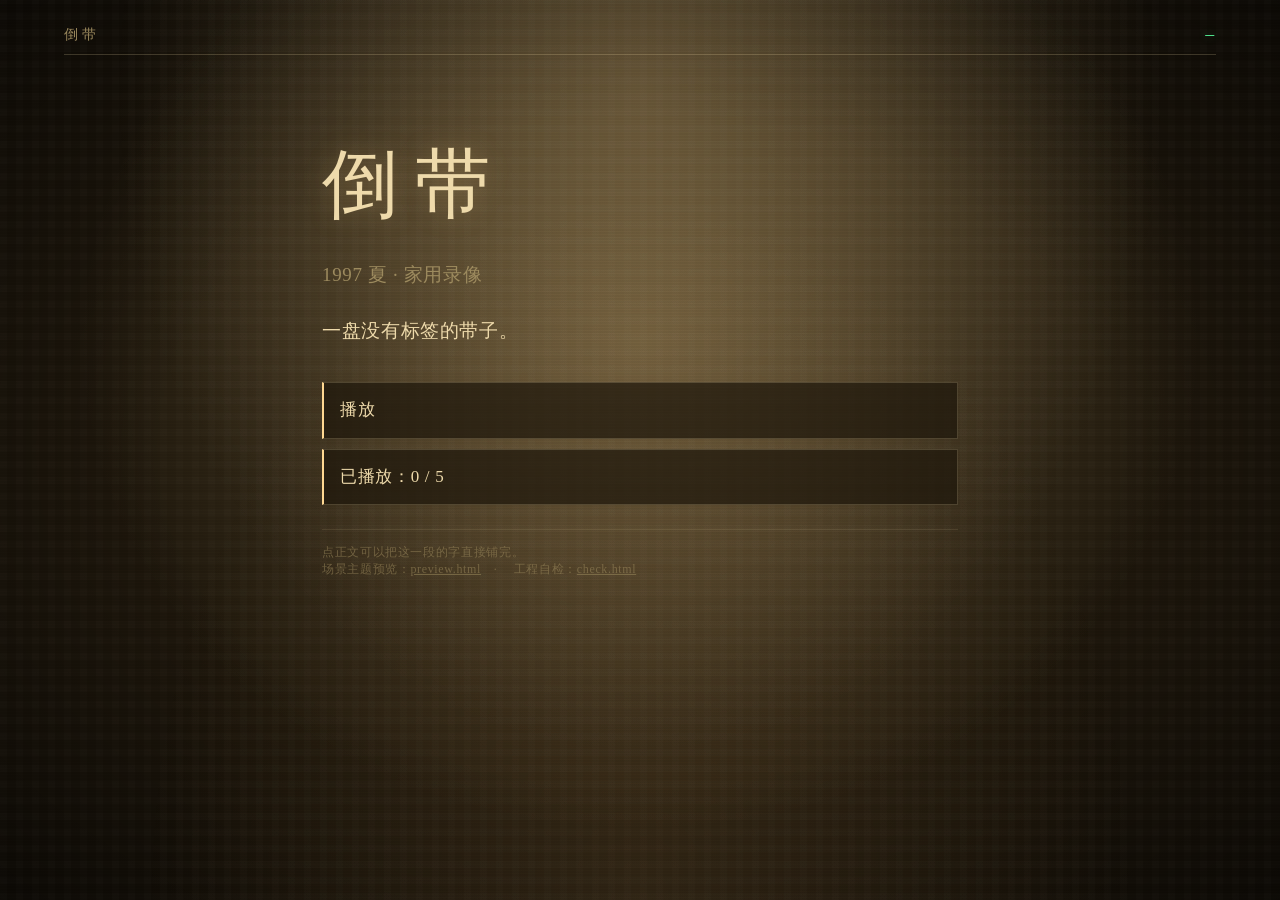
<file: index.html>
<!DOCTYPE html>
<html lang="zh-CN" data-scene="s1">
<head>
<meta charset="UTF-8">
<meta name="viewport" content="width=device-width, initial-scale=1">
<title>请勿倒带</title>
<link rel="stylesheet" href="css/base.css">
<link rel="stylesheet" href="css/scenes.css">
<link rel="stylesheet" href="css/effects.css">
<link rel="stylesheet" href="css/game.css">
</head>
<body>
<div class="tex"></div>
<div class="wipe"></div>
<div class="wipe-label" id="wipeLabel"></div>

<div class="crt">
  <header class="hud">
    <span class="hud-title" id="title">倒带</span>
    <span class="hud-scene" id="act"></span>
    <span class="code" id="timecode">—</span>
    <button class="note-btn" id="noteBtn" title="笔记本">
      <span class="note-glyph">▤</span>
      <span class="note-dot"></span>
    </button>
  </header>

  <div class="note-panel" id="notePanel">
    <p class="note-head">记下的</p>
    <div id="noteList"></div>
  </div>

  <div class="timer-bar" id="timerBar"></div>

  <main class="screen">
    <div id="stage"></div>
    <div class="choices" id="choices"></div>
    <p class="footer-note">点正文可以把这一段的字直接铺完。<br>
      场景主题预览：<a href="preview.html" style="color:inherit">preview.html</a>　·　
      工程自检：<a href="check.html" style="color:inherit">check.html</a></p>
  </main>
</div>

<script type="module">
  import { Engine } from './js/engine.js';
  Engine.boot();
</script>
</body>
</html>
</file>
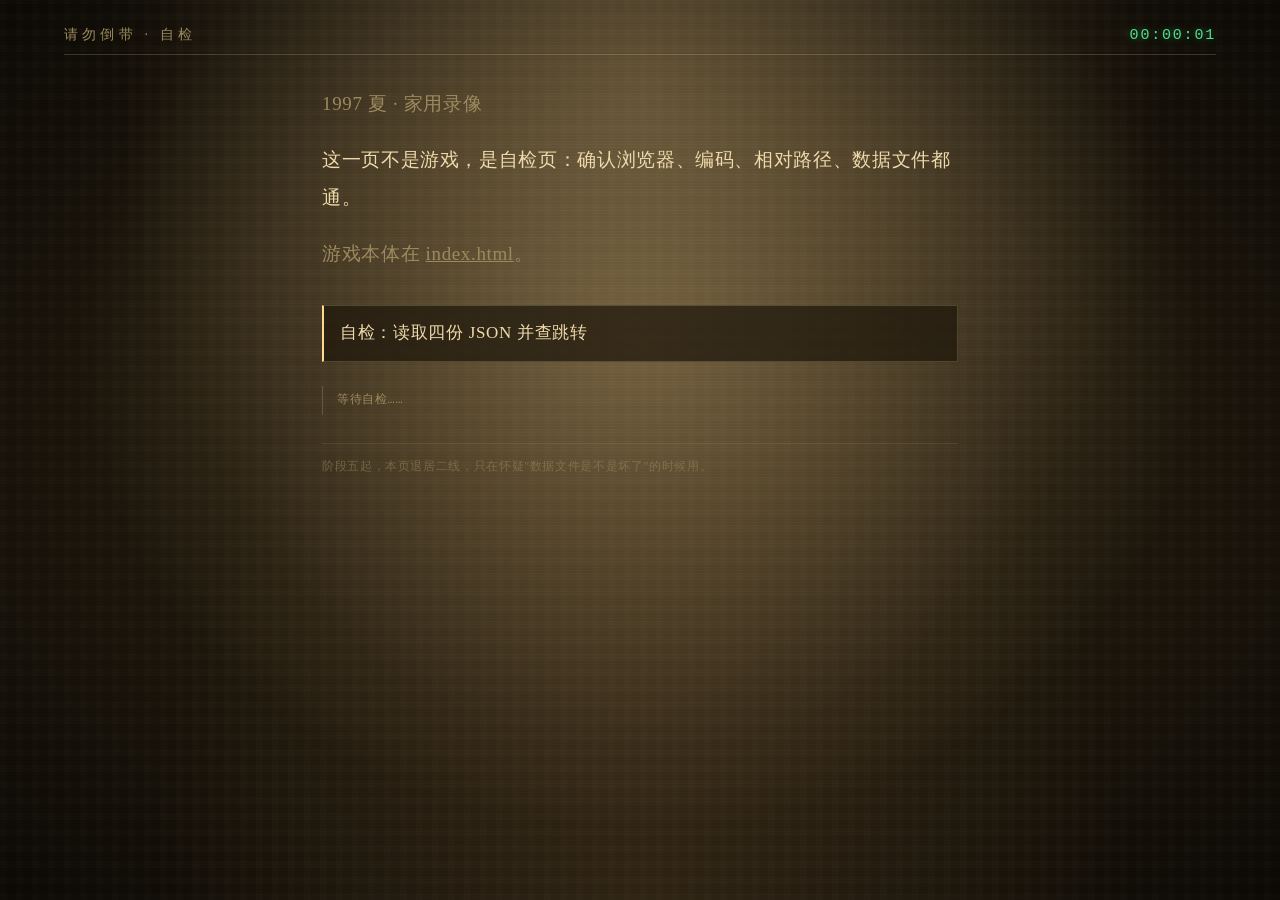
<file: check.html>
<!DOCTYPE html>
<html lang="zh-CN" data-scene="s1">
<head>
<meta charset="UTF-8">
<meta name="viewport" content="width=device-width, initial-scale=1">
<title>请勿倒带 · 工程自检</title>
<link rel="stylesheet" href="css/base.css">
<link rel="stylesheet" href="css/scenes.css">
<link rel="stylesheet" href="css/effects.css">
</head>
<body>
<div class="tex"></div>
<div class="wipe"></div>
<div class="wipe-label" id="wipeLabel"></div>
<div class="crt">
  <header class="hud">
    <span class="hud-title">请勿倒带 · 自检</span>
    <span class="code" id="timecode">00:00:00</span>
  </header>

  <main class="screen">
    <p class="line dim">1997 夏 · 家用录像</p>
    <p class="line">这一页不是游戏，是自检页：确认浏览器、编码、相对路径、数据文件都通。</p>
    <p class="line dim">游戏本体在 <a href="index.html" style="color:inherit">index.html</a>。</p>

    <div class="choices">
      <button class="choice" id="btn-check">自检：读取四份 JSON 并查跳转</button>
    </div>

    <pre class="log" id="log">等待自检……</pre>

    <p class="footer-note">阶段五起，本页退居二线，只在怀疑"数据文件是不是坏了"的时候用。</p>
  </main>
</div>

<script>
const logEl = document.getElementById('log');
const tcEl = document.getElementById('timecode');

document.getElementById('btn-check').addEventListener('click', async () => {
  logEl.textContent = '读取中……';
  try {
    const files = ['data/script.json', 'data/endings.json', 'data/meta.json', 'data/clues.json'];
    const out = [];
    const data = {};
    for (const f of files) {
      const res = await fetch(f, { cache: 'no-store' });
      if (!res.ok) throw new Error(f + ' → HTTP ' + res.status);
      data[f] = await res.json();
      out.push('✅ ' + f + '　' + JSON.stringify(data[f]).length + ' 字节');
    }

    const script = data['data/script.json'];
    const endings = data['data/endings.json'];
    const clues = data['data/clues.json'];
    const nodes = script.nodes || [];
    const ids = new Set(nodes.map(n => n.id));
    const knownScene = new Set(['s0', 's1', 's2', 's3', 's4', 's5', 's6', 's7', 's8']);
    const clueIds = new Set(Object.keys((clues && clues.clues) || {}));

    const bad = [];

    if (!ids.has(script.start)) bad.push('起始节点不存在：' + script.start);

    nodes.forEach(n => {
      if (!knownScene.has(n.scene)) bad.push(n.id + '：场景 ' + n.scene + ' 不在 s0–s8');
      (n.clue || []).forEach(c => {
        if (!clueIds.has(c)) bad.push(n.id + '：线索 ' + c + ' 不在 clues.json');
      });
      (n.route || []).forEach(r => {
        if (!ids.has(r.next)) bad.push(n.id + '：route → ' + r.next + ' 不存在');
      });
      (n.choices || []).forEach(c => {
        const nx = c.next;
        if (nx && !nx.startsWith('#') && !ids.has(nx)) bad.push(n.id + '：“' + c.label + '” → ' + nx + ' 不存在');
        if (c.timeout && !ids.has(c.timeout)) bad.push(n.id + '：timeout → ' + c.timeout + ' 不存在');
      });
    });

    // 反查：哪些节点没有任何入口（除 start）
    const reached = new Set([script.start]);
    nodes.forEach(n => {
      (n.route || []).forEach(r => reached.add(r.next));
      (n.choices || []).forEach(c => { if (c.next && !c.next.startsWith('#')) reached.add(c.next); });
    });
    const orphans = nodes.filter(n => !reached.has(n.id)).map(n => n.id);

    const inScript = new Set(nodes.filter(n => n.ending).map(n => n.ending));
    const endIds = new Set(((endings && endings.endings) || []).map(e => e.id));

    logEl.textContent = out.join('\n') + '\n\n' +
      '剧本节点数：' + nodes.length + '\n' +
      '起始节点：' + (script.start || '—') + '\n' +
      '结局：引擎内 ' + [...inScript].sort().join(' / ') + '　|　endings.json ' + [...endIds].sort().join(' / ') + '\n' +
      '线索：已在用的 ' + [...new Set(nodes.flatMap(n => n.clue || []))].length + ' 条 / 共 ' + clueIds.size + ' 条\n\n' +
      (orphans.length ? '没有入口的节点：' + orphans.join('、') + '\n\n' : '') +
      (bad.length ? '❌ 问题：\n' + bad.join('\n') : '✅ 跳转与线索引用全部通过。');
  } catch (err) {
    logEl.textContent =
      '❌ 读取失败\n' + err.message + '\n\n' +
      '若是用 file:// 直接双击打开，浏览器会拦截本地 JSON 读取（CORS）。\n' +
      '请改用本地服务器：\n' +
      '  python -m http.server 8000\n' +
      '然后访问 http://localhost:8000/check.html';
  }
});

let t = 0;
setInterval(() => {
  t = (t + 1) % 43200;
  const h = String(Math.floor(t / 3600)).padStart(2, '0');
  const m = String(Math.floor((t % 3600) / 60)).padStart(2, '0');
  const s = String(t % 60).padStart(2, '0');
  tcEl.textContent = h + ':' + m + ':' + s;
}, 1000);
</script>
</body>
</html>
</file>
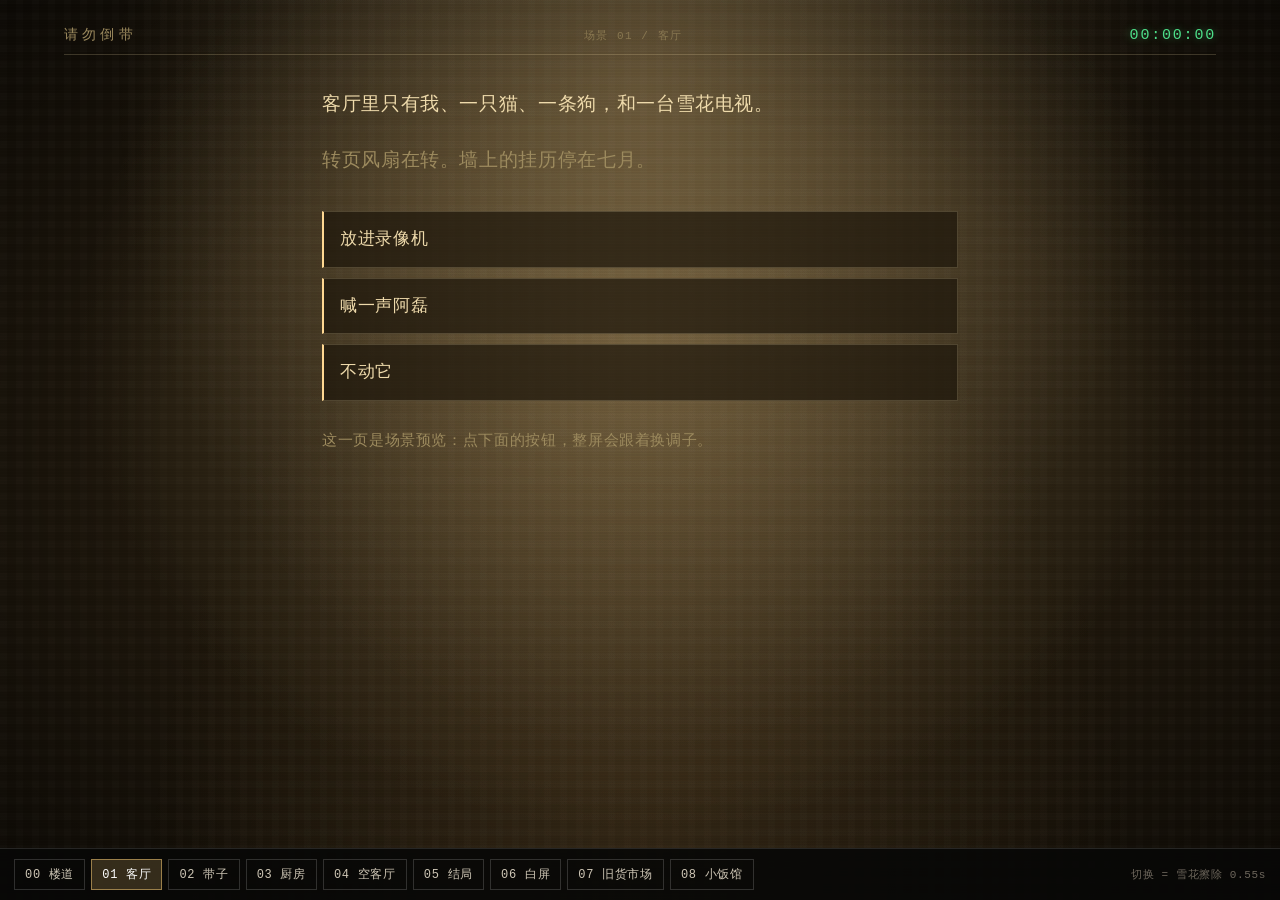
<file: preview.html>
<!DOCTYPE html>
<html lang="zh-CN" data-scene="s1">
<head>
<meta charset="UTF-8">
<meta name="viewport" content="width=device-width, initial-scale=1">
<title>请勿倒带 · 场景主题预览</title>
<link rel="stylesheet" href="css/base.css">
<link rel="stylesheet" href="css/scenes.css">
<link rel="stylesheet" href="css/effects.css">
<style>
  /* 仅预览页用：底部场景切换条 */
  .bar {
    position: fixed;
    left: 0; right: 0; bottom: 0;
    z-index: 40;
    display: flex;
    flex-wrap: wrap;
    gap: 6px;
    padding: 10px 14px calc(10px + env(safe-area-inset-bottom));
    background: rgba(8, 8, 7, 0.92);
    border-top: 1px solid rgba(255, 255, 255, 0.12);
  }
  .bar button {
    appearance: none;
    font-family: var(--font-mono);
    font-size: 12px;
    letter-spacing: 0.06em;
    color: #cfc7b6;
    background: transparent;
    border: 1px solid rgba(255, 255, 255, 0.16);
    padding: 6px 10px;
    cursor: pointer;
    white-space: nowrap;
  }
  .bar button.active {
    background: rgba(255, 210, 122, 0.18);
    border-color: rgba(255, 210, 122, 0.5);
    color: #fff;
  }
  .bar .spacer { flex: 1; }
  .bar .hint {
    font-family: var(--font-mono);
    font-size: 11px;
    color: #6e675c;
    align-self: center;
  }
  .screen { padding-bottom: 120px; }
</style>
</head>
<body>
<div class="tex"></div>
<div class="wipe"></div>
<div class="wipe-label" id="wipeLabel">客厅</div>

<div class="crt">
  <header class="hud">
    <span class="hud-title">请勿倒带</span>
    <span class="hud-scene" id="sceneName">场景 01 / 客厅</span>
    <span class="code" id="timecode">00:00:00</span>
  </header>

  <main class="screen">
    <p class="line" id="line1">客厅里只有我、一只猫、一条狗，和一台雪花电视。</p>
    <p class="line dim" id="line2">转页风扇在转。墙上的挂历停在七月。</p>

    <div class="choices">
      <button class="choice">放进录像机</button>
      <button class="choice">喊一声阿磊</button>
      <button class="choice">不动它</button>
    </div>

    <p class="line small" id="note">这一页是场景预览：点下面的按钮，整屏会跟着换调子。</p>
  </main>
</div>

<div class="bar" id="bar">
  <button data-scene="s0">00 楼道</button>
  <button data-scene="s1" class="active">01 客厅</button>
  <button data-scene="s2">02 带子</button>
  <button data-scene="s3">03 厨房</button>
  <button data-scene="s4">04 空客厅</button>
  <button data-scene="s5">05 结局</button>
  <button data-scene="s6">06 白屏</button>
  <button data-scene="s7">07 旧货市场</button>
  <button data-scene="s8">08 小饭馆</button>
  <span class="spacer"></span>
  <span class="hint">切换 = 雪花擦除 0.55s</span>
</div>

<script>
const SCENES = {
  s0: { no: "00", name: "楼道",   l1: "下楼的时候，声控灯一直没亮。", l2: "楼道里只有我的脚步声，还有门后面很轻的电视声。" },
  s1: { no: "01", name: "客厅",   l1: "客厅里只有我、一只猫、一条狗，和一台雪花电视。", l2: "转页风扇在转。墙上的挂历停在七月。" },
  s2: { no: "02", name: "带子画面", l1: "00:07:20 —— 画面里，阿磊在剁肉。", l2: "狗在旁边吃骨头。猫在旁边吃肠子。" },
  s3: { no: "03", name: "厨房",   l1: "砧板是干的。刀架上少了一把刀。", l2: "冰箱在响。我听见身后有人把拖鞋踩得很慢。" },
  s4: { no: "04", name: "空客厅", l1: "客厅很安静。电视是黑的。", l2: "茶几上三罐啤酒，一罐开了，没喝。" },
  s5: { no: "05", name: "结局客厅", l1: "这盘带子没有标签。", l2: "画面里，有人推开门进来，换鞋，坐下。" },
  s6: { no: "06", name: "白屏",   l1: "……", l2: "刀落下来之前，屏幕先白了。" },
  s7: { no: "07", name: "旧货市场", l1: "旧货市场在巷子里，太阳照不到底。", l2: "地上全是纸箱。有人蹲着，用膝盖压住箱盖。摊主们喊的是同一种声音。" },
  s8: { no: "08", name: "小饭馆", l1: "白炽灯，塑料桌布，桌角垫着一张折起来的烟盒。", l2: "阿磊抽了一张纸巾压在桌沿上，又抽一张，垫在我手边。" }
};

const label = document.getElementById('wipeLabel');
const sceneName = document.getElementById('sceneName');
const line1 = document.getElementById('line1');
const line2 = document.getElementById('line2');
const bar = document.getElementById('bar');
let busy = false;

function setScene(id) {
  const s = SCENES[id];
  if (!s || busy) return;
  busy = true;

  label.textContent = s.name;
  document.documentElement.classList.add('is-wiping');

  // 擦除动画跑到一半再换调子，切换感才像"剪切"
  setTimeout(() => {
    document.documentElement.dataset.scene = id;
    sceneName.textContent = '场景 ' + s.no + ' / ' + s.name;
    line1.textContent = s.l1;
    line2.textContent = s.l2;
    bar.querySelectorAll('button').forEach(b => b.classList.toggle('active', b.dataset.scene === id));
  }, 260);

  setTimeout(() => {
    document.documentElement.classList.remove('is-wiping');
    busy = false;
  }, 560);
}

bar.addEventListener('click', e => {
  const btn = e.target.closest('button[data-scene]');
  if (btn) setScene(btn.dataset.scene);
});

// 键盘 0-8 也能切，方便快速对比
window.addEventListener('keydown', e => {
  if (e.key >= '0' && e.key <= '8') setScene('s' + e.key);
});
</script>
</body>
</html>
</file>
<file: css/base.css>
/* base.css —— 底色、字体、HUD、正文与选项
 * 颜色全部走 CSS 变量，由 scenes.css 按"场景"整体替换。
 * 这里只管骨架，不管场景。 */

:root {
  /* 全局固定色（不随场景变） */
  --ink-blood: #8b0f12;    /* 干掉的红 */
  --code: #4ee08a;         /* 时间码绿 */
  --font: "SimSun", "Songti SC", "Noto Serif CJK SC", serif;
  --font-mono: "Consolas", "Courier New", monospace;

  /* 默认场景（客厅）会被 scenes.css 覆盖 */
  --bg: #171208;
  --ink: #e2cf9f;
  --ink-dim: #8a7a52;
  --accent: #ffd27a;
  --line: rgba(226, 207, 159, 0.16);
  --halftone: rgba(0, 0, 0, 0.32);
  --halftone-size: 5px;
  --grain: 0.35;
  --vignette: 0.78;
}

* { box-sizing: border-box; }

html, body {
  margin: 0;
  min-height: 100%;
  background: var(--bg);
  color: var(--ink);
  font-family: var(--font);
  letter-spacing: 0.04em;
  -webkit-font-smoothing: antialiased;
  /* 场景切换：整屏颜色在 0.8s 内过渡过去，不是硬切 */
  transition: background-color 0.8s ease, color 0.8s ease;
}

/* ── CRT 容器：光、暗角、场景纹理都挂在这一层 ── */
.crt {
  position: relative;
  min-height: 100vh;
  padding: 26px clamp(20px, 5vw, 64px);
  background:
    radial-gradient(ellipse at 50% 38%, color-mix(in srgb, var(--accent) 26%, transparent), transparent 62%),
    radial-gradient(ellipse at 50% 50%, transparent 52%, rgba(0, 0, 0, var(--vignette)) 100%),
    var(--bg);
  overflow-x: hidden;
}

/* 网点纸：整屏细网点，梦核的底噪 */
.crt::before {
  content: "";
  position: fixed;
  inset: 0;
  pointer-events: none;
  z-index: 2;
  background-image: radial-gradient(
    circle,
    var(--halftone) 0.8px,
    transparent 1.2px
  );
  background-size: var(--halftone-size) var(--halftone-size);
  opacity: 1;
  mix-blend-mode: multiply;
}

/* 扫描线 */
.crt::after {
  content: "";
  position: fixed;
  inset: 0;
  pointer-events: none;
  z-index: 3;
  background: repeating-linear-gradient(
    to bottom,
    rgba(255, 255, 255, 0.045) 0px,
    rgba(255, 255, 255, 0.045) 1px,
    transparent 1px,
    transparent 3px
  );
  mix-blend-mode: overlay;
}

/* ── 顶部 HUD ── */
.hud {
  position: relative;
  z-index: 6;
  display: flex;
  align-items: baseline;
  justify-content: space-between;
  gap: 16px;
  border-bottom: 1px solid var(--line);
  padding-bottom: 10px;
  margin-bottom: 30px;
}

.hud-title {
  font-size: 14px;
  color: var(--ink-dim);
  letter-spacing: 0.3em;
}

.hud-scene {
  font-family: var(--font-mono);
  font-size: 11px;
  color: var(--ink-dim);
  opacity: 0.7;
  letter-spacing: 0.14em;
}

/* 时间码：等宽、常驻右上 */
.code {
  font-family: var(--font-mono);
  font-size: 15px;
  color: var(--code);
  letter-spacing: 0.12em;
  text-shadow: 0 0 8px color-mix(in srgb, var(--code) 45%, transparent);
}

/* ── 正文 ── */
.screen {
  position: relative;
  z-index: 5;
  max-width: 636px;
  margin: 0 auto;
  padding-bottom: 90px;
}

.line {
  margin: 0 0 18px;
  font-size: 19px;
  line-height: 2;
}

.line.dim { color: var(--ink-dim); }

.line.small {
  font-size: 15px;
  color: var(--ink-dim);
}

/* ── 选项 ── */
.choices {
  display: flex;
  flex-direction: column;
  gap: 10px;
  margin: 32px 0 24px;
}

.choice {
  appearance: none;
  text-align: left;
  font-family: var(--font);
  font-size: 17px;
  line-height: 1.8;
  color: var(--ink);
  background: color-mix(in srgb, var(--bg) 70%, transparent);
  border: 1px solid var(--line);
  border-left: 2px solid var(--accent);
  padding: 12px 16px;
  letter-spacing: 0.04em;
  cursor: pointer;
  transition: background-color 0.15s, border-color 0.15s, color 0.15s;
}

.choice:hover,
.choice:focus-visible {
  background: color-mix(in srgb, var(--accent) 12%, transparent);
  border-color: var(--accent);
  outline: none;
}

/* ── 调试/日志 ── */
.log {
  font-family: var(--font-mono);
  font-size: 12px;
  line-height: 1.8;
  color: var(--ink-dim);
  white-space: pre-wrap;
  border-left: 1px solid var(--line);
  padding: 4px 0 4px 14px;
  margin: 0 0 28px;
}

.footer-note {
  font-size: 12px;
  color: var(--ink-dim);
  opacity: 0.55;
  border-top: 1px solid var(--line);
  padding-top: 14px;
}
</file>
<file: css/scenes.css>
/* scenes.css —— 场景主题系统
 * 每个场景是一套 CSS 变量 + 一层纹理。切换 = 换 <html data-scene>，整屏调子过渡 0.8s。
 * 所有质感都用 CSS 生成，不引用任何图片文件。
 *
 * 场景编号（与 data/script.json 的 scene 字段一致）：
 *   s0 楼道   s1 客厅   s2 带子画面   s3 厨房   s4 空客厅   s5 结局客厅   s6 白屏
 */

/* ── s0 · 楼道（冷、湿、声控灯） ───────────────── */
[data-scene="s0"] {
  --bg: #07090b;
  --ink: #a6b6ba;
  --ink-dim: #4f5c5e;
  --accent: #8fd9c9;
  --line: rgba(166, 182, 186, 0.13);
  --halftone: rgba(0, 0, 0, 0.45);
  --halftone-size: 4px;
  --vignette: 0.92;
  --tex: linear-gradient(180deg, rgba(143, 217, 201, 0.07) 0%, transparent 28%);
}

/* ── s1 · 客厅（暖黄、过曝、格纹桌布） ─────────── */
[data-scene="s1"] {
  --bg: #1d160b;
  --ink: #eedaab;
  --ink-dim: #9c8a5e;
  --accent: #ffd892;
  --line: rgba(238, 218, 171, 0.2);
  --halftone: rgba(56, 36, 8, 0.26);
  --halftone-size: 6px;
  --vignette: 0.62;
  --tex:
    repeating-linear-gradient(0deg, rgba(255, 255, 255, 0.012) 0 7px, transparent 7px 16px),
    repeating-linear-gradient(90deg, rgba(255, 255, 255, 0.012) 0 7px, transparent 7px 16px),
    radial-gradient(ellipse at 50% 10%, rgba(255, 216, 146, 0.22), transparent 58%),
    radial-gradient(ellipse at 50% 100%, rgba(255, 190, 110, 0.10), transparent 55%);
}

/* ── s2 · 带子画面（CRT 套 CRT，绿字终端） ──────── */
[data-scene="s2"] {
  --bg: #020906;
  --ink: #5cf59b;
  --ink-dim: #2c7a51;
  --accent: #9dffc6;
  --line: rgba(92, 245, 155, 0.2);
  --halftone: rgba(0, 0, 0, 0.5);
  --halftone-size: 3px;
  --vignette: 0.95;
  --tex:
    repeating-linear-gradient(0deg, rgba(92, 245, 155, 0.07) 0 2px, transparent 2px 4px),
    radial-gradient(ellipse at 50% 50%, rgba(92, 245, 155, 0.12), transparent 62%);
}

[data-scene="s2"] .line,
[data-scene="s2"] .choice {
  text-shadow: 0 0 9px rgba(92, 245, 155, 0.35);
}

/* ── s3 · 厨房（暗红、硬光、刀） ───────────────── */
[data-scene="s3"] {
  --bg: #0c0605;
  --ink: #c8a69b;
  --ink-dim: #6b4a43;
  --accent: #8b0f12;
  --line: rgba(200, 166, 155, 0.15);
  --halftone: rgba(0, 0, 0, 0.55);
  --halftone-size: 5px;
  --vignette: 0.96;
  --tex:
    linear-gradient(118deg, rgba(0, 0, 0, 0.6) 0%, transparent 46%),
    radial-gradient(ellipse at 72% 0%, rgba(139, 15, 18, 0.22), transparent 58%);
}

/* ── s4 · 空客厅（洗过澡以后，颜色被抽走） ─────── */
[data-scene="s4"] {
  --bg: #131312;
  --ink: #b2aea3;
  --ink-dim: #6a6660;
  --accent: #8b8a80;
  --line: rgba(178, 174, 163, 0.12);
  --halftone: rgba(0, 0, 0, 0.5);
  --halftone-size: 5px;
  --vignette: 0.88;
  --tex: none;
}

/* s4 是唯一"静止"的场景：扫描线关掉，代表电视是黑的 */
[data-scene="s4"] .crt::after { background: none; }

/* ── s5 · 结局客厅（更黄、更旧、更密） ─────────── */
[data-scene="s5"] {
  --bg: #221808;
  --ink: #f1daa2;
  --ink-dim: #9a8454;
  --accent: #ffe08a;
  --line: rgba(241, 218, 162, 0.18);
  --halftone: rgba(64, 40, 6, 0.52);
  --halftone-size: 4px;
  --vignette: 0.8;
  --tex: radial-gradient(ellipse at 50% 14%, rgba(255, 224, 138, 0.24), transparent 58%);
}

/* ── s6 · 白屏（过曝，E1 的白） ─────────────────── */
[data-scene="s6"] {
  --bg: #e9e4d7;
  --ink: #241f15;
  --ink-dim: #6f6a5d;
  --accent: #a8987a;
  --line: rgba(36, 31, 21, 0.18);
  --halftone: rgba(120, 110, 90, 0.18);
  --halftone-size: 6px;
  --vignette: 0.35;
  --tex: none;
}

[data-scene="s6"] .crt::after { background: none; }

/* ── s7 · 旧货市场（晒不到的巷底，纸箱灰绿） ─────── */
[data-scene="s7"] {
  --bg: #0d1210;
  --ink: #c3cdc1;
  --ink-dim: #66736a;
  --accent: #b6e3c5;
  --line: rgba(195, 205, 193, 0.15);
  --halftone: rgba(8, 16, 12, 0.46);
  --halftone-size: 5px;
  --vignette: 0.88;
  --tex:
    repeating-linear-gradient(90deg, rgba(182, 227, 197, 0.05) 0 2px, transparent 2px 26px),
    radial-gradient(ellipse at 50% 6%, rgba(200, 240, 214, 0.16), transparent 54%),
    linear-gradient(180deg, transparent 62%, rgba(0, 0, 0, 0.35) 100%);
}

/* 市场：扫描线更硬一点，像日光灯管有余辉 */
[data-scene="s7"] .crt::after { opacity: 1; }

/* ── s8 · 小饭馆（白炽灯、塑料桌布、油烟） ───────── */
[data-scene="s8"] {
  --bg: #1b1410;
  --ink: #e9d5b6;
  --ink-dim: #96795c;
  --accent: #ffd39a;
  --line: rgba(233, 213, 182, 0.18);
  --halftone: rgba(40, 22, 10, 0.3);
  --halftone-size: 5px;
  --vignette: 0.66;
  --tex:
    repeating-linear-gradient(0deg, rgba(255, 255, 255, 0.015) 0 6px, transparent 6px 6px),
    repeating-linear-gradient(90deg, rgba(255, 255, 255, 0.015) 0 6px, transparent 6px 6px),
    radial-gradient(ellipse at 50% 0%, rgba(255, 211, 154, 0.3), transparent 52%),
    radial-gradient(ellipse at 18% 96%, rgba(255, 160, 90, 0.12), transparent 46%);
}

/* ── 纹理层：全屏固定，铺在每个场景上 ───────────── */
.tex {
  position: fixed;
  inset: 0;
  z-index: 1;
  pointer-events: none;
  background-image: var(--tex, none);
}

/* ── 场景切换（剪切）─────────────────────────────
 * 由引擎在节点 scene 变化时给 <html> 加 .is-wiping，0.55s 后移除。
 * 视觉：一层雪花 + 一条亮线从上扫到下 + 中间闪一下场景名。 */
.wipe {
  position: fixed;
  inset: 0;
  z-index: 25;
  pointer-events: none;
  opacity: 0;
  background:
    repeating-linear-gradient(
      to bottom,
      rgba(255, 255, 255, 0.9) 0px,
      rgba(0, 0, 0, 0.6) 1px,
      rgba(255, 255, 255, 0.9) 2px
    );
  mix-blend-mode: overlay;
}

.wipe-label {
  position: fixed;
  left: 50%;
  top: 50%;
  transform: translate(-50%, -50%);
  z-index: 26;
  pointer-events: none;
  opacity: 0;
  font-family: var(--font-mono);
  font-size: 13px;
  letter-spacing: 0.5em;
  color: #fff;
  text-shadow: 0 0 14px rgba(255, 255, 255, 0.6);
  white-space: nowrap;
}

@keyframes wipe-run {
  0%   { opacity: 0; transform: translateY(-100%); }
  10%  { opacity: 0.95; }
  55%  { opacity: 0.75; }
  100% { opacity: 0; transform: translateY(100%); }
}

@keyframes wipe-label-run {
  0%   { opacity: 0; }
  22%  { opacity: 0.9; }
  70%  { opacity: 0.75; }
  100% { opacity: 0; }
}

html.is-wiping .wipe { animation: wipe-run 0.55s ease-out both; }
html.is-wiping .wipe-label { animation: wipe-label-run 0.55s ease-out both; }

/* ── 血字在暗场景要提亮半档 ──
   基础色 #8b0f12 放在 s1 暖黄上正好，落在 s4 的近黑里就快看不见了。
   同一个"干掉的红"，在暗处必须亮一点，否则玩家读不出来，恐怖就变成看不清。 */
[data-scene="s0"],
[data-scene="s2"],
[data-scene="s3"],
[data-scene="s4"],
[data-scene="s6"],
[data-scene="s7"] {
  --ink-blood: #b32a20;
}

/* 减少动态效果时，切换只做一次淡出 */
@media (prefers-reduced-motion: reduce) {
  html.is-wiping .wipe { animation: none; opacity: 0; }
  html.is-wiping .wipe-label { animation: none; opacity: 0; }
  html, body { transition: none; }
}
</file>
<file: css/effects.css>
/* effects.css —— 七种文字特效，全部纯 CSS，阶段五只需在引擎里挂 class
   使用纪律（见 docs/阶段三_故事大纲_v2.md 第九节）：
     .fx-blood  全篇 ≤ 5 次
     .fx-shake  全篇 ≤ 4 次
   用多了就变成装饰，不是恐惧。 */

/* ── 1. 血色字 [血] ─────────────────────────────
   出现时由灰渐变到红（0.8s），字距轻微错位。
   不是鲜红，是干掉的红。 */
.fx-blood {
  color: var(--ink-blood);
  letter-spacing: 0.045em;
  text-shadow: 0 0 10px rgba(139, 15, 18, 0.35);
  animation: blood-in 0.8s ease-out both;
}

@keyframes blood-in {
  from { color: var(--ink); text-shadow: none; }
  to   { color: var(--ink-blood); text-shadow: 0 0 10px rgba(139, 15, 18, 0.35); }
}

/* ── 2. 抖动 [抖] ───────────────────────────────
   单字横向偏移 1–2px，像信号不稳。幅度必须极小。 */
.fx-shake {
  display: inline-block;
  animation: shake-signal 0.24s steps(2, end) infinite;
}

@keyframes shake-signal {
  0%   { transform: translateX(0); }
  25%  { transform: translateX(-1.5px); }
  50%  { transform: translateX(1px); }
  75%  { transform: translateX(-1px); }
  100% { transform: translateX(0); }
}

/* ── 3. 被吃掉的字 [吃] ─────────────────────────
   某几个字渐隐成背景色，只留一道浅痕。用于：被磨掉的"请"、
   神隐的选项、第二周目的未解锁结局。 */
.fx-eaten {
  color: transparent;
  text-shadow: 0 0 1px rgba(120, 112, 100, 0.35);
  animation: eaten-out 0.6s ease-in both;
}

@keyframes eaten-out {
  from { color: var(--ink); text-shadow: none; }
  to   { color: transparent; text-shadow: 0 0 1px rgba(120, 112, 100, 0.35); }
}

/* ── 4. 打字机 [打字] ───────────────────────────
   由 engine.js 逐字插入；这里只负责光标。 */
.fx-type::after {
  content: "▌";
  color: var(--ink-dim);
  animation: cursor 1s steps(1, end) infinite;
}

@keyframes cursor {
  50% { opacity: 0; }
}

/* ── 5. 雪花转场 [闪] ───────────────────────────
   全屏白噪点 0.25s。随机噪点用多层渐变近似，成本 0。 */
.fx-flash {
  position: fixed;
  inset: 0;
  z-index: 40;
  pointer-events: none;
  background:
    repeating-conic-gradient(
      from 0deg at 50% 50%,
      rgba(255, 255, 255, 0.9) 0deg 0.6deg,
      rgba(0, 0, 0, 0.9) 0.6deg 1.2deg
    ),
    repeating-linear-gradient(
      to bottom,
      rgba(255, 255, 255, 0.9) 0 1px,
      rgba(0, 0, 0, 0.9) 1px 2px
    );
  background-blend-mode: overlay;
  opacity: 0.9;
  animation: flash-out 0.25s steps(3, end) both;
}

@keyframes flash-out {
  from { opacity: 0.95; }
  to   { opacity: 0; }
}

/* ── 6. 时间码惯性滚动 [码] ─────────────────────
   数字变化时不是直接跳，是滚上去。由 engine.js 切数字，
   这里给 .code 一个过渡时长。 */
.code.rolling {
  transition: transform 0.18s ease-out, opacity 0.18s ease-out;
}

/* ── 7. 显示屏老化的偶尔一道横线 ─────────────────
   每 20s 左右划一次，随机位置，别太规律。 */
.crt::before {
  content: "";
  position: fixed;
  left: 0;
  right: 0;
  height: 1px;
  background: rgba(255, 255, 255, 0.12);
  pointer-events: none;
  z-index: 31;
  animation: scan-drift 19s linear infinite;
}

@keyframes scan-drift {
  0%   { top: 8%;  opacity: 0; }
  6%   { opacity: 0.5; }
  12%  { opacity: 0; }
  55%  { top: 92%; opacity: 0; }
  60%  { opacity: 0.35; }
  66%  { opacity: 0; }
  100% { top: 8%; opacity: 0; }
}

/* 可访问性：若系统开启"减少动态效果"，关掉抖动与扫描线 */
@media (prefers-reduced-motion: reduce) {
  .fx-shake { animation: none; }
  .crt::before { animation: none; opacity: 0; }
  .crt::after { background: none; }
}
</file>
<file: css/game.css>
/* game.css —— 游戏界面层：标题页 / 正文块 / 说话人 / 结局页 / 收集页
   色彩一律走 base.css 的变量，跟着场景变。这里只管版式与入场节奏。 */

/* ── 正文块 ── */
.textblock {
  position: relative;
}

.speaker {
  margin: 0 0 10px;
  font-size: 13px;
  letter-spacing: 0.22em;
  color: var(--accent);
  opacity: 0.85;
}

/* 说话人下面那道小横线，像字幕条 */
.speaker::after {
  content: "";
  display: block;
  width: 26px;
  height: 1px;
  margin-top: 8px;
  background: var(--line);
}

/* 跨周目变体：只有"被录进去过的人"才看到的一句，给一点血味 */
.variant {
  margin-top: 26px;
  color: var(--ink-blood);
  opacity: 0.92;
}

/* 结局收尾那一句：全篇最重的一次血字，字号比正文大一号 */
.end-text {
  margin: 40px 0 14px;
  font-size: 24px;
  line-height: 1.9;
  letter-spacing: 0.08em;
  min-height: 1.9em;
}

/* ── 标题页 ── */
.title-card {
  padding: 6vh 0 0;
  text-align: left;
}

.big-title {
  margin: 0 0 26px;
  font-size: clamp(40px, 7vw, 76px);
  font-weight: 400;
  letter-spacing: 0.22em;
  line-height: 1.2;
  color: var(--ink);
  text-shadow: 0 0 26px color-mix(in srgb, var(--accent) 26%, transparent);
}

.note-meta {
  margin-top: 30px;
  font-size: 15px;
  letter-spacing: 0.1em;
}

/* ── 结局卡 ── */
.ending-card {
  margin-top: 34px;
  border-top: 1px solid var(--line);
  padding-top: 18px;
}

.ending-kicker {
  margin: 0 0 14px;
  font-family: var(--font-mono);
  font-size: 12px;
  letter-spacing: 0.2em;
  color: var(--ink-dim);
}

/* ── 收集页 ── */
.collection-title {
  margin: 4vh 0 26px;
  font-size: 18px;
  font-weight: 400;
  letter-spacing: 0.16em;
  color: var(--ink);
}

.collection-list {
  list-style: none;
  margin: 0 0 26px;
  padding: 0;
  border-top: 1px solid var(--line);
}

.collection-item {
  display: flex;
  gap: 20px;
  align-items: baseline;
  padding: 14px 0;
  border-bottom: 1px solid var(--line);
}

.collection-item.locked {
  opacity: 0.55;
}

.slot {
  flex: 0 0 72px;
  font-family: var(--font-mono);
  font-size: 12px;
  letter-spacing: 0.14em;
  color: var(--ink-dim);
}

.slot-title {
  font-size: 17px;
  letter-spacing: 0.06em;
}

/* ── 选项入场：逐个浮上来，延迟由引擎按序号给 ── */
.choice {
  animation: choice-in 0.4s ease-out both;
}

@keyframes choice-in {
  from { opacity: 0; transform: translateY(6px); }
  to   { opacity: 1; transform: translateY(0); }
}

/* ── 读取失败卡 ── */
.error-card .line {
  font-size: 17px;
}

/* ══ 线索笔记本 ══════════════════════════════════ */

.note-btn {
  position: relative;
  display: none;
  align-items: center;
  justify-content: center;
  width: 30px;
  height: 26px;
  padding: 0;
  margin-left: 4px;
  appearance: none;
  background: transparent;
  border: 1px solid var(--line);
  color: var(--ink-dim);
  cursor: pointer;
  font-size: 15px;
  line-height: 1;
}

.note-btn:hover { color: var(--accent); border-color: var(--accent); }

/* 新线索进来时闪一下 */
.note-btn.has-new {
  color: var(--accent);
  border-color: var(--accent);
  animation: note-flash 0.6s steps(2, end) 3;
}

@keyframes note-flash {
  0%, 100% { opacity: 1; }
  50% { opacity: 0.35; }
}

.note-glyph { letter-spacing: 0; }

.note-dot {
  position: absolute;
  top: 1px;
  right: 1px;
  width: 4px;
  height: 4px;
  background: var(--accent);
  opacity: 0;
}

.note-btn.has-new .note-dot { opacity: 1; }

.note-panel {
  position: fixed;
  top: 62px;
  right: clamp(20px, 5vw, 64px);
  width: min(340px, 78vw);
  max-height: 62vh;
  overflow-y: auto;
  z-index: 32;
  padding: 16px 18px 18px;
  display: none;
  background: color-mix(in srgb, var(--bg) 88%, #000 12%);
  border: 1px solid var(--line);
  border-left: 2px solid var(--accent);
  box-shadow: 0 18px 40px rgba(0, 0, 0, 0.45);
}

.note-panel.open { display: block; }

.note-head {
  margin: 0 0 12px;
  font-family: var(--font-mono);
  font-size: 11px;
  letter-spacing: 0.22em;
  color: var(--ink-dim);
}

.note-item {
  margin: 0 0 12px;
  font-size: 14px;
  line-height: 1.85;
  color: var(--ink);
  padding-left: 10px;
  border-left: 1px solid var(--line);
}

.note-empty {
  margin: 0;
  font-size: 14px;
  color: var(--ink-dim);
}

/* ══ 限时条 ══════════════════════════════════════ */

.timer-bar {
  position: fixed;
  left: 0;
  top: 0;
  z-index: 35;
  height: 2px;
  width: 100%;
  background: var(--ink-blood);
  opacity: 0;
  pointer-events: none;
}

.timer-bar.on { opacity: 0.9; }

/* ══ 灰显 / 紧张度 ══════════════════════════════ */

.choice-grey {
  color: var(--ink-dim);
  opacity: 0.42;
  border-left-color: var(--line);
  cursor: not-allowed;
}

.choice-grey:hover {
  background: transparent;
  border-color: var(--line);
}

/* 紧张度 ≥ 6：选项轻微抖，幅度极小 */
.choices.tense .choice {
  animation: choice-in 0.4s ease-out both, tense-shiver 3.2s steps(2, end) infinite;
}

@keyframes tense-shiver {
  0%, 100% { transform: translateX(0); }
  50% { transform: translateX(0.8px); }
}

/* 条件文本：比正文暗一档，像补记的一句话 */
.line.cond {
  color: var(--ink-dim);
  font-size: 16px;
}

/* ── 减少动态效果 ── */
@media (prefers-reduced-motion: reduce) {
  .choice { animation: none; }
  .choices.tense .choice { animation: choice-in 0.4s ease-out both; }
  .note-btn.has-new { animation: none; }
}
</file>
